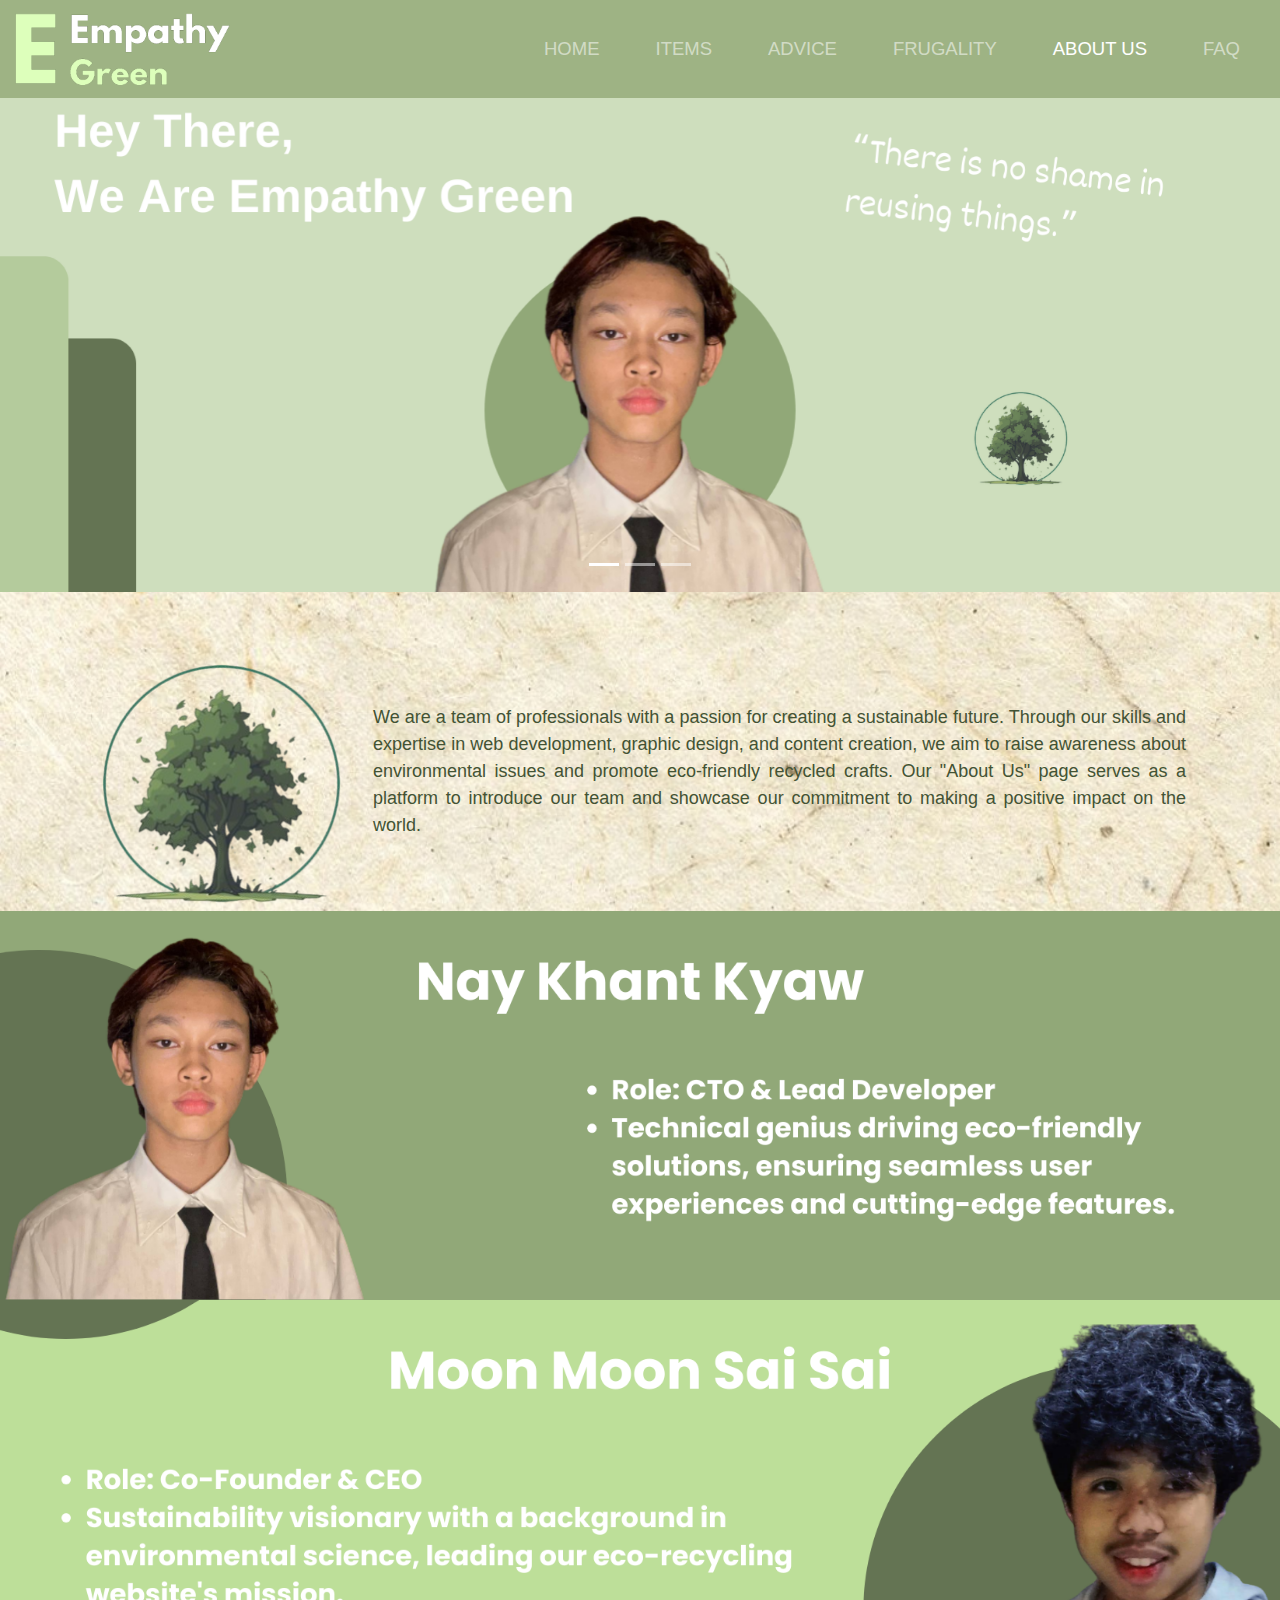
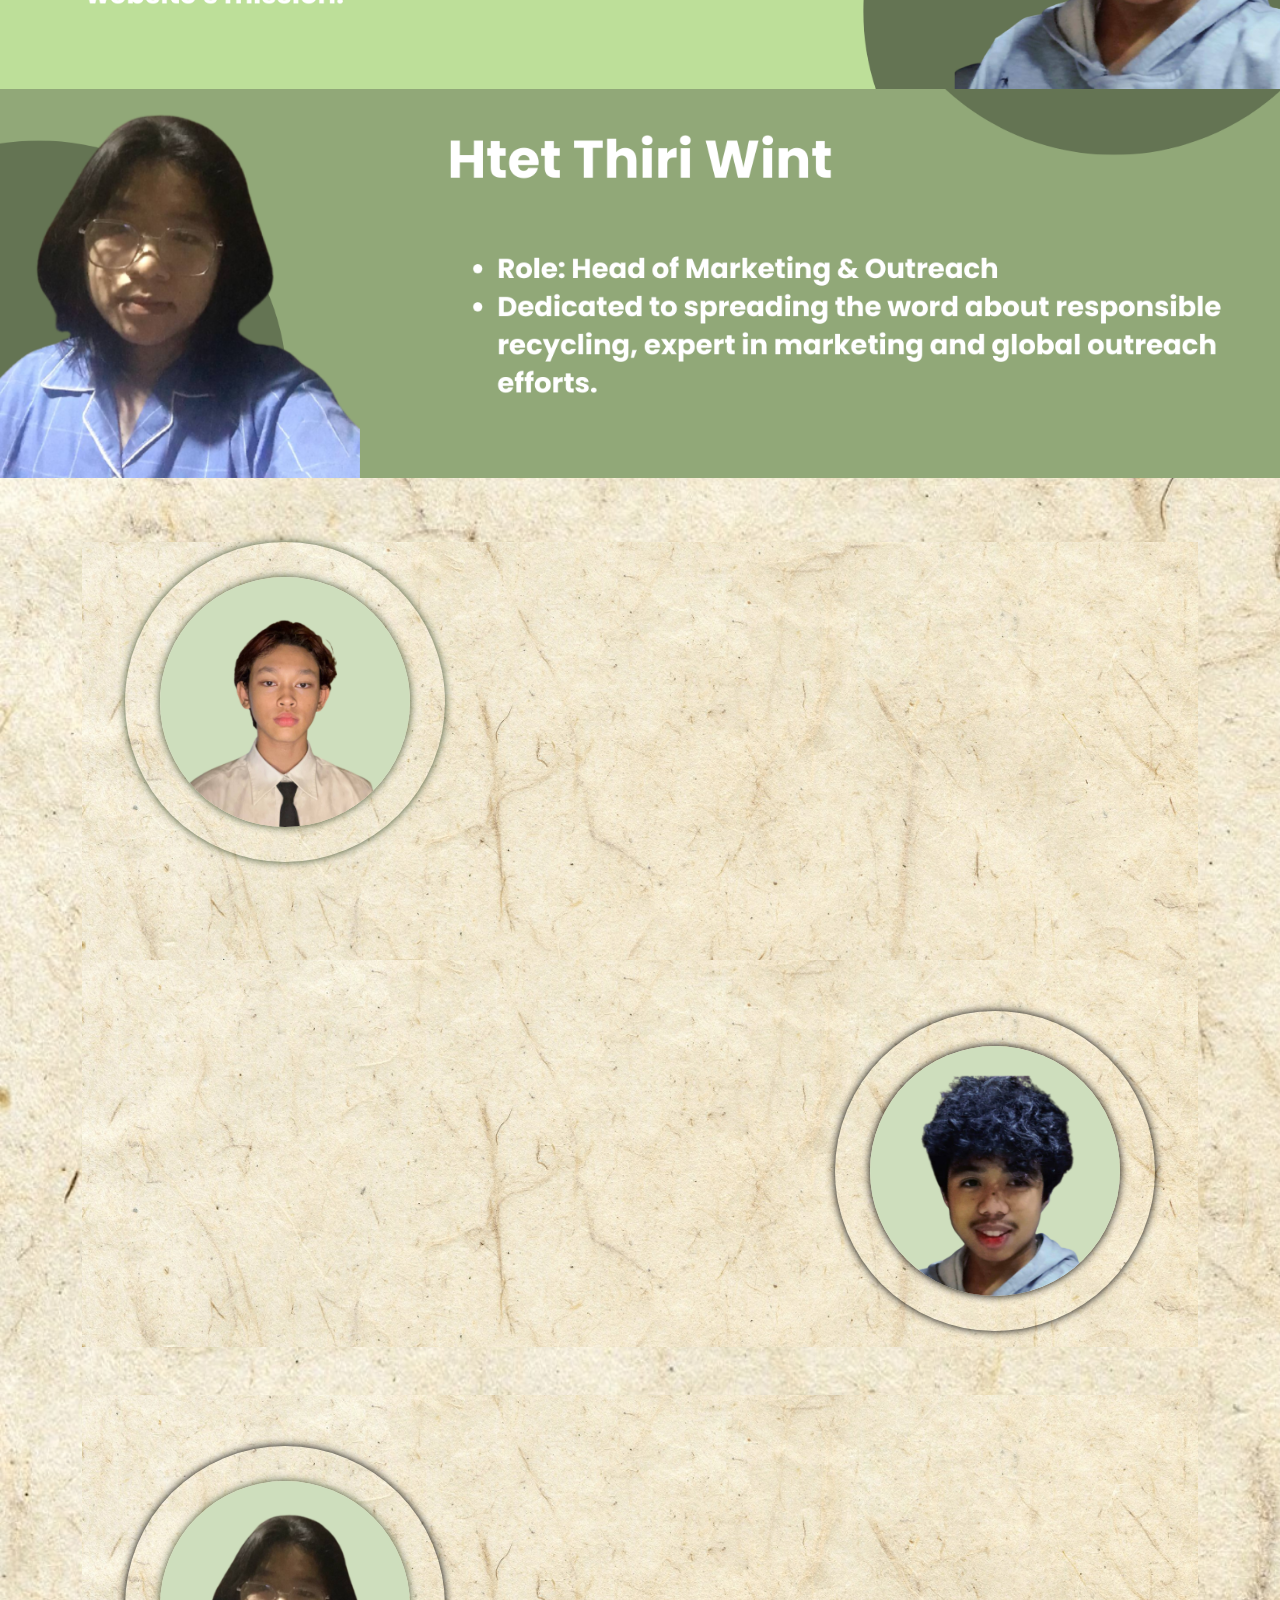
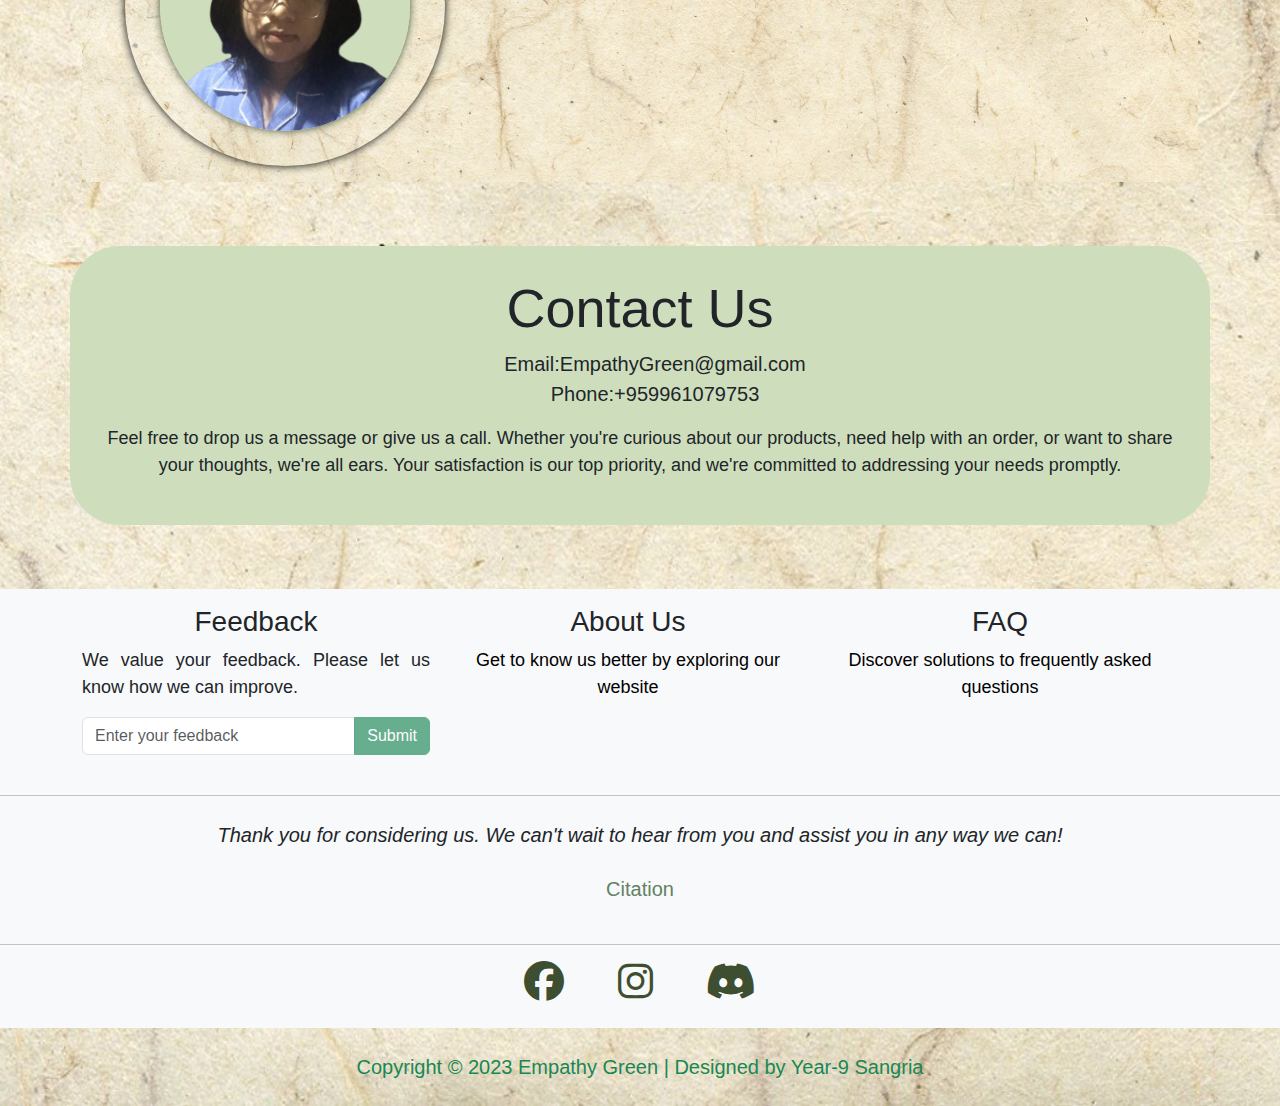
<file: pages/aboutus.html>
<!DOCTYPE html>
<html lang="en">
<head>
    <meta charset="UTF-8">
    <meta name="viewport" content="width=device-width, initial-scale=1.0">
    <title>Empathy Green</title>
    <link rel="icon" type="images/x-icon" href="../img/favicon.ico">
    <link href="https://cdn.jsdelivr.net/npm/bootstrap@5.0.2/dist/css/bootstrap.min.css" rel="stylesheet">
    <script src="https://cdn.jsdelivr.net/npm/@popperjs/core@2.9.2/dist/umd/popper.min.js"></script>
	<script src="https://cdn.jsdelivr.net/npm/bootstrap@5.0.2/dist/js/bootstrap.min.js"></script>
    <link rel="stylesheet" type="text/css" href="https://cdnjs.cloudflare.com/ajax/libs/font-awesome/6.4.0/css/all.min.css">
    <link rel="stylesheet" href="../css/navbar&footer.css">
    <link rel="stylesheet" href="../css/style1.css">
    <script src="https://code.jquery.com/jquery-3.6.0.min.js"></script>
</head>
<body>
        <section id="aboutUsBG">
        </section>
        <!-- nav -->
            <section>
                <nav class="navbar navbar-dark navbar-expand-lg fixed-top" id="index-navbarFont">
                      <div class="container-fluid">
                          <a class="navbar-brand" href="../index.html"><img id="j-navbarBrand" src="../img/navbarbrand.png" alt="Brand Logo"></a>
                              <button class="navbar-toggler" type="button" data-bs-toggle="collapse" data-bs-target="#j-navBar">
                                <span class="navbar-toggler-icon"></span>
                              </button>
                          <div class="collapse navbar-collapse" id="j-navBar">
                            <ul class="navbar-nav ms-auto">
    
                                <li class="nav-item">
                                <a class="nav-link" href="../index.html">Home</a>
                                </li>
    
                                <li class="nav-item">
                                <a class="nav-link" href="item.html">Items</a>
                                </li>

                                <li class="nav-item">
                                    <a class="nav-link" href="advice.html">Advice</a>
                                </li>
    
                                <li class="nav-item">
                                <a class="nav-link" href="frugality.html">Frugality</a>
                                </li>

                                <li class="nav-item">
                                <a class="nav-link active" href="aboutus.html">About Us</a>
                                </li>
                                
                                <li class="nav-item">
                                <a class="nav-link" href="faq.html">FAQ</a>
                                </li>
                            </ul>
                          </div>
                    </div>
                </nav>
            </section>
    <!-- nav end-->
    
    <!-- banner -->

            <section class="mt-5">
                <div id="j-aboutUscarousel" class="carousel slide" data-bs-ride="carousel">
                    <!-- Indicators/dots -->
                    <div class="carousel-indicators">
                        <button type="button" data-bs-target="#j-aboutUscarousel" data-bs-slide-to="0" class="active"></button>
                        <button type="button" data-bs-target="#j-aboutUscarousel" data-bs-slide-to="1"></button>
                        <button type="button" data-bs-target="#j-aboutUscarousel" data-bs-slide-to="2"></button>
                    </div>
                    
                    <!-- The slideshow/carousel -->
                    <div class="carousel-inner" id="j-aboutUs-peoplePics">
                        <div class="carousel-item active" data-bs-interval="3000">
                            <img src="../img1/j-aboutUsCarousel.png" alt="About-us Carosel" class="d-block img-fluid w-100" id="aboutUsImg-person1">
                        </div>

                        <div class="carousel-item" data-bs-interval="3000">
                            <img src="../img1/m-aboutUsCarousel.png" alt="About-us Carosel" class="d-block img-fluid w-100" id="aboutUsImg-person2">
                        </div>

                        <div class="carousel-item" data-bs-interval="3000">
                            <img src="../img1/h-aboutUsCarousel.png" alt="About-us Carosel" class="d-block img-fluid w-100" id="aboutUsImg-person3">
                        </div>
                    </div>

                </div>
            </section>
            
    <!-- banner end -->

            <div class="container d-flex justify-content-center">
                <div class="row">

                    <div class="col-md-3">
                        <img src="../img1/aboutUs-logo.png" alt="About-our-website">
                    </div>
                    <div class="col-md-9 mt-5" id="h-goalsinAboutUs">
                        <p>We are a team of professionals with a passion for creating a sustainable future. Through our skills and expertise in web development, graphic design, and content creation, we aim to raise awareness about environmental issues and promote eco-friendly recycled crafts. Our "About Us" page serves as a platform to introduce our team and showcase our commitment to making a positive impact on the world.</p>
                    </div>

                </div>
            </div>

    <div>
        <img class="w-100 img-fluid" src="../img1/j-aboutUs-comment.png" alt="j-aboutUs-pfp-comment">
    </div>

    <div>
        <img class="w-100 img-fluid"  src="../img1/m-aboutUs-comment.png" alt="m-aboutUs-pfp-comment">
    </div>

    <div>
        <img  class="w-100 img-fluid" src="../img1/h-aboutUs-comment.png" alt="h-aboutUs-pfp-comment">
    </div>



    <div class="container">
      <div class="team0 mt-5">
          <div class="teambox0">
              <div class="profile0">
                  <img src="../img1/j-pfp.png" alt="j-pfp-sm">
  
                  <div class="info0">
                      <h2 class="name0">Nay Khant</h2>
  
                      <div class="teamicon0">
                        <a href="https://www.facebook.com/login/"><i class="fa-brands fa-facebook fa-2x"></i></a>
                        <a href="https://twitter.com/login?lang=en"><i class="fa-brands fa-twitter fa-2x"></i></a>
                        <a href="https://www.instagram.com/accounts/login/?hl=en"><i class="fa-brands fa-instagram fa-2x"></i></a>
                      </div>
                  </div>
              </div>
          </div>
      </div>
      
      <div class="team1">
          <div class="teambox1">
              <div class="profile1">
                  <img src="../img1/m-pfp.png" alt="m-pfp-sm">
  
                  <div class="info1">
                      <h2 class="name1">Moon Moon</h2>
  
                      <div class="teamicon1">
                        <a href="https://www.facebook.com/login/"><i class="fa-brands fa-facebook fa-2x"></i></a>
                        <a href="https://twitter.com/login?lang=en"><i class="fa-brands fa-twitter fa-2x"></i></a>
                        <a href="https://www.instagram.com/accounts/login/?hl=en"><i class="fa-brands fa-instagram fa-2x"></i></a>
                      </div>
                  </div>
              </div>
          </div>
      </div>
  
      <div class="team2">
          <div class="teambox2 mt-5">
              <div class="profile2">
                  <img src="../img1/h-pfp.png" alt="h-pfp-sm">
  
                  <div class="info2">
                      <h2 class="name2">Htet Thiri</h2>
  
                      <div class="teamicon2">
                        <a href="https://www.facebook.com/login/"><i class="fa-brands fa-facebook fa-2x"></i></a>
                        <a href="https://twitter.com/login?lang=en"><i class="fa-brands fa-twitter fa-2x"></i></a>
                        <a href="https://www.instagram.com/accounts/login/?hl=en"><i class="fa-brands fa-instagram fa-2x"></i></a>
                      </div>
                  </div>
              </div>
          </div>
      </div>
    </div>  

    
<!-- footer start-->
	<section id="sec55">
		<div class="container text-center Mcontactus">
			<h4 class="Mh4">Contact Us</h4>
			<span class="emailandgmail">Email:EmpathyGreen@gmail.com</span>
			<br>
			<span class="emailandgmail">Phone:+959961079753</span>
			<p class="mt-3 text-center">
			Feel free to drop us a message or give us a call. Whether you're curious about our products, need help with an order, or want to share your thoughts, we're all ears. Your satisfaction is our top priority, and we're committed to addressing your needs promptly.           
			</p>
		</div>
		
		<footer class="bg-light pb-4">
			<div class="container" >
				<div class="row">
					<div class="col-md-4 text-center mt-3">
						<h3>Feedback</h3>
						<p>We value your feedback. Please let us know how we can improve.</p>
						<form>
							<div class="input-group mb-3">
								<input type="text" class="form-control" id="feedback-input" placeholder="Enter your feedback" aria-label="Enter your feedback" aria-describedby="submit-button">
								<button class="btn btn-success" type="button" id="submit-button" data-bs-toggle="modal" data-bs-target="#feedback-modal" disabled onclick="clearInputField()">Submit</button>
							</div>
						</form>
					</div>
			
					<div class="col-md-4 text-center mt-3">
						<h3>About Us</h3>
						<a href="../pages/aboutus.html" class="footerTexttoDark"><p class="text-center">Get to know us better by exploring our website</p></a>
					</div>
			
					<div class="col-md-4 text-center mt-3">
						<h3>FAQ</h3>
						<a href="../pages/faq.html"  class="footerTexttoDark"><p class="text-center">Discover solutions to frequently asked questions</p></a>
					</div>
				</div>
			</div>
			
			<div class="modal fade" id="feedback-modal">
				<div class="modal-dialog">
					<div class="modal-content">
						<div class="modal-header">
							<h5 class="modal-title" id="modalLabel4">Thanks for your Feedback!!</h5>
							<button type="button" class="btn-close" data-bs-dismiss="modal" aria-label="Close"></button>
						</div>
						<div class="modal-body">
							<p>Have a nice day!</p><i class="fa-solid fa-heart ms-1 font-awesome-icon-in-footer"></i>
						</div>
					</div>
				</div>
			</div>

			
			<hr class="my-4">
			<div class="text-center">
			<i>Thank you for considering us. We can't wait to hear from you and assist you in any way we can!</i>
			<a href="../Citation.docx" id="copyrightUnderlineNone">
				<div class="d-flex justify-content-center my-4">
					Citation
				</div>
			</a>
			<hr>
			<a href="https://www.facebook.com/"><i class="fa-brands fa-facebook fa-2x footericon-color"></i></a>
			<a href="https://www.instagram.com/accounts/login/"><i class="fa-brands fa-instagram fa-2x mx-5 footericon-color"></i></a>
			<a href="https://discord.com/login"><i class="fa-brands fa-discord fa-2x footericon-color"></i></a>
		</div>
		</footer>
		
		<!-- copyright -->

		
		<div class="text-success d-flex justify-content-center my-4">
			Copyright &copy; 2023 Empathy Green | Designed by Year-9 Sangria
		</div>



	</section>
 
<!-- footer end-->
	<script src="../js/index.js"></script>
	<script src="https://unpkg.com/aos@2.3.1/dist/aos.js"></script>
	<script>
		AOS.init();
	</script>
</body>
</html>
</file>
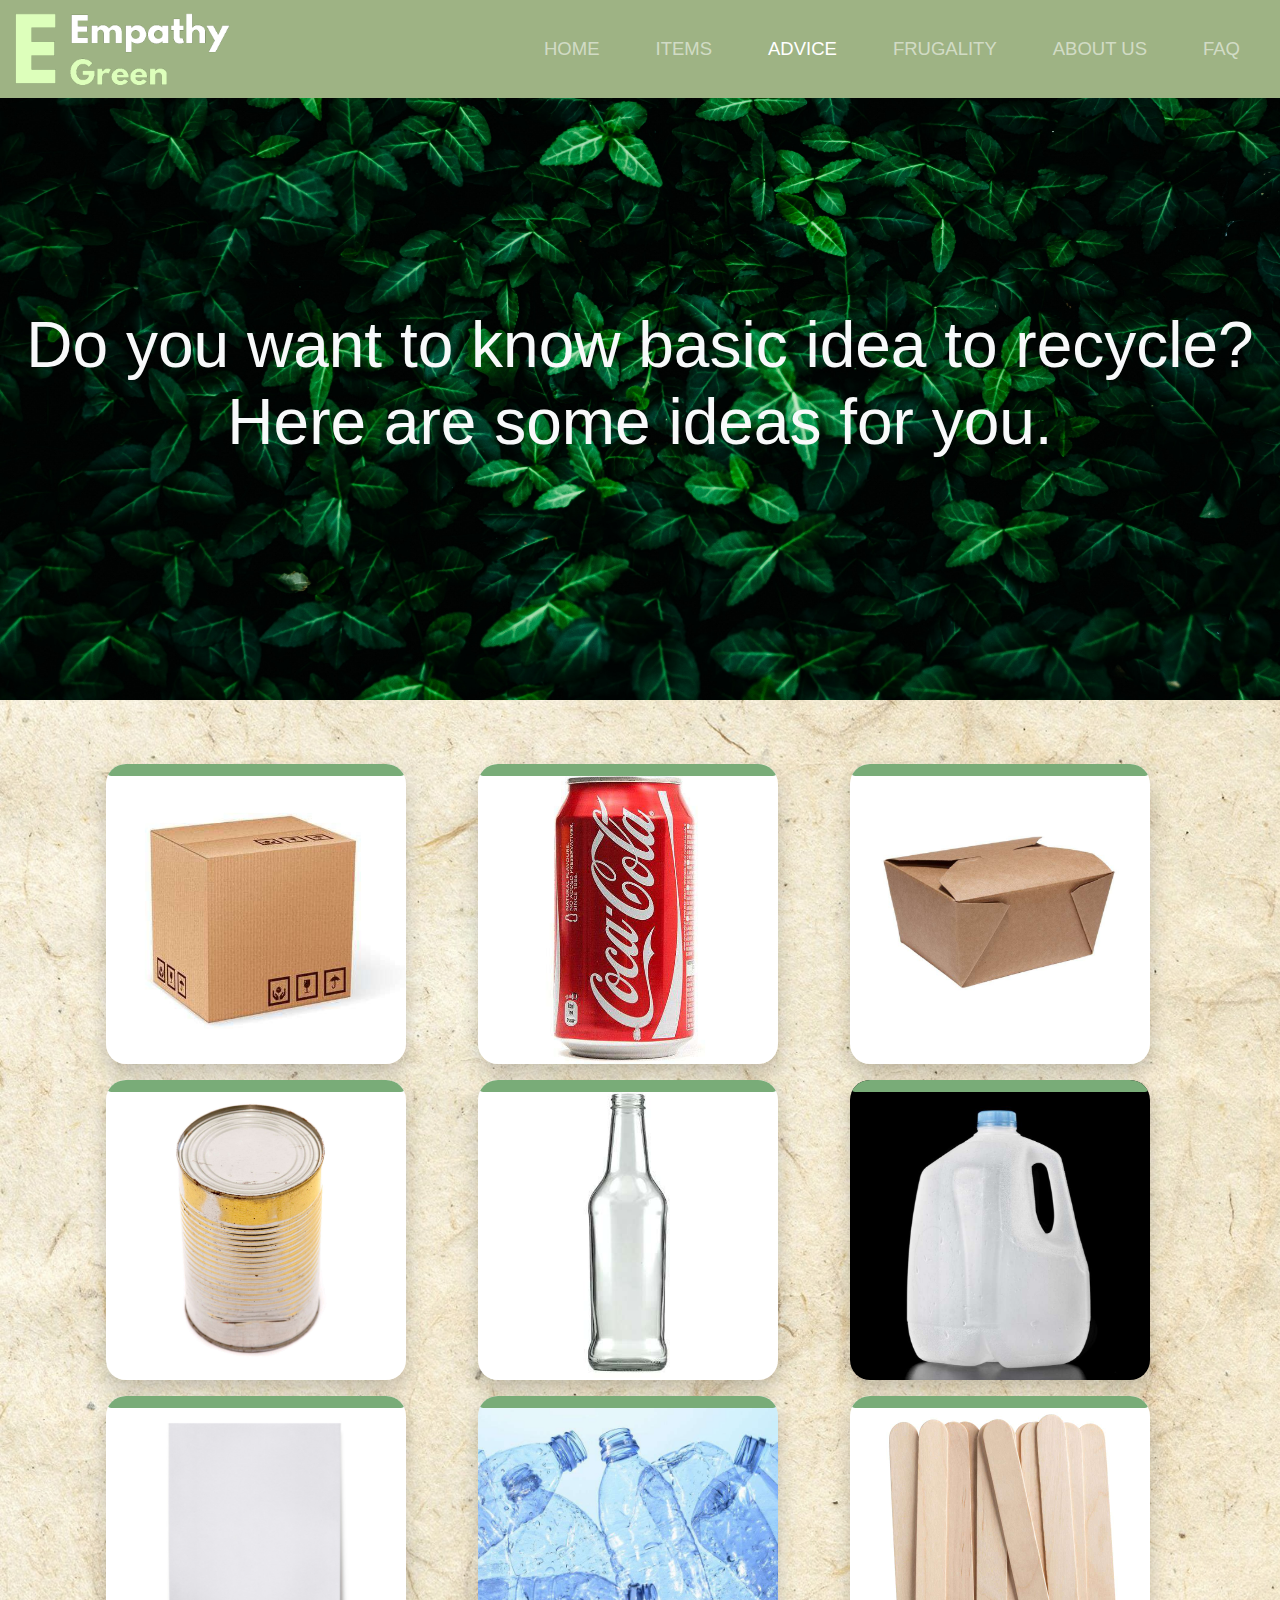
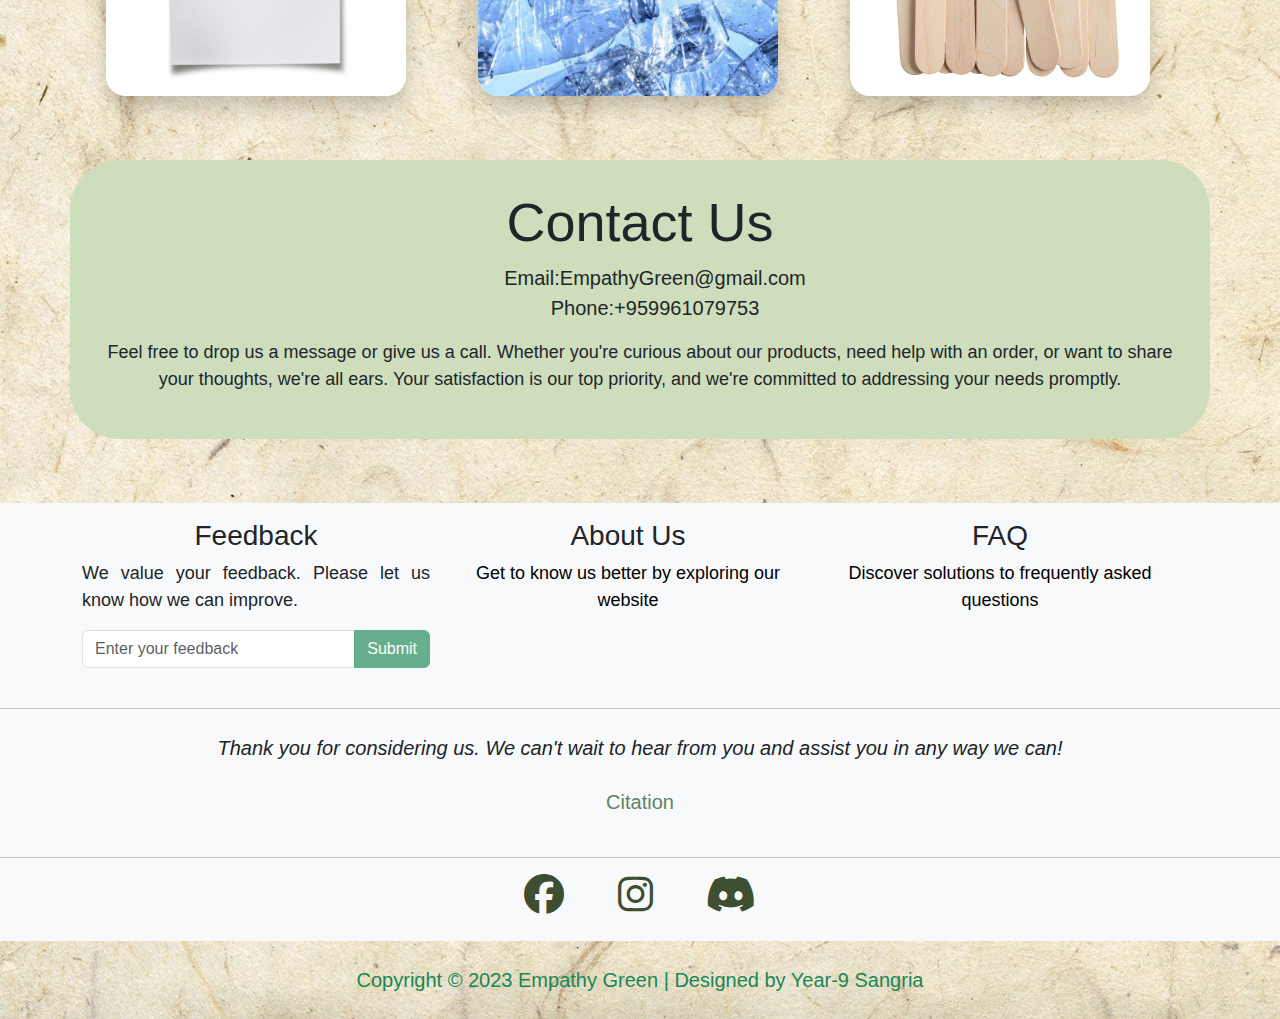
<file: pages/advice.html>
<!DOCTYPE html>
<html lang="en">
<head>
    <meta charset="UTF-8">
    <meta name="viewport" content="width=device-width, initial-scale=1.0">
    <title>Empathy Green</title>
    <link rel="icon" type="images/x-icon" href="../img/favicon.ico">
    <!-- Include Bootstrap CSS -->
    <link href="https://cdn.jsdelivr.net/npm/bootstrap@5.0.2/dist/css/bootstrap.min.css" rel="stylesheet" >
	  <script src="https://cdn.jsdelivr.net/npm/@popperjs/core@2.9.2/dist/umd/popper.min.js" ></script>
	  <script src="https://cdn.jsdelivr.net/npm/bootstrap@5.0.2/dist/js/bootstrap.min.js" ></script>
    <!-- Font Awesome for icons -->
    <link rel="stylesheet" type="text/css" href="https://cdnjs.cloudflare.com/ajax/libs/font-awesome/6.4.0/css/all.min.css">
    <!-- Your custom CSS -->
    <link rel="stylesheet" href="../css/navbar&footer.css">
    <link rel="stylesheet" href="../css/style1.css">
    <link rel="stylesheet" href="../css/advice.css">

    <script src="https://code.jquery.com/jquery-3.6.0.min.js"></script>
</head>
<body>
    <section id="backgroundimage">
        <!-- nav -->
        <section>
            <nav class="navbar navbar-dark navbar-expand-lg fixed-top" id="index-navbarFont">
                <div class="container-fluid">
                    <a class="navbar-brand" href="../index.html"><img id="j-navbarBrand" src="../img/navbarbrand.png" alt="Brand Logo"></a>
                    <button class="navbar-toggler" type="button" data-bs-toggle="collapse" data-bs-target="#j-navBar">
                        <span class="navbar-toggler-icon"></span>
                    </button>
                    <div class="collapse navbar-collapse" id="j-navBar">
                        <ul class="navbar-nav ms-auto">
                            <li class="nav-item">
                                <a class="nav-link" href="../index.html">Home</a>
                            </li>
                            <li class="nav-item">
                                <a class="nav-link" href="item.html">Items</a>
                            </li>
                            <li class="nav-item">
                                <a class="nav-link active" href="advice.html">Advice</a>
                            </li>
                            <li class="nav-item">
                                <a class="nav-link" href="frugality.html">Frugality</a>
                            </li>
                            <li class="nav-item">
                                <a class="nav-link" href="aboutus.html">About Us</a>
                            </li>
                            <li class="nav-item">
                                <a class="nav-link" href="faq.html">FAQ</a>
                            </li>
                        </ul>
                    </div>
                </div>
            </nav>
        </section>
        <!-- nav end -->

        <!-- banner -->
        <section class="py-5 mt-4">
            <div class="container-fluid" id="banner-container">
                <div class="d-block text-center" id="hbn">
                    <h1 class="text-light text-center" id="implementHeading">Do you want to know basic idea to recycle?<br>Here are some ideas for you.</h1>
                </div>
            </div>
        </section>
    </section>
    <!-- ---------------------------- -->
    <div class="container mt-5">
        <div class="row">
            <div class="col-sm-12 col-md-6 col-lg-4 mt-3">
                <div class="card-container Mcardcon">
                    <div class="cardM">
                        <div class="front-content">
                            <img src="../img/box.jpg" class="cardMimg" alt="Advice picture">
                        </div>
                        <div class="content">
                            <p class="heading">Box</p>
                            <p>
                                Cardboard boxes are versatile for recycling crafts. They're perfect for making homemade cardboard toys, like a dollhouse, race car, or castle. You can also create functional items like storage bins or organizers using cardboard boxes.
                            </p>
                        </div>
                    </div>
                </div>
            </div>

            <div class="col-sm-12 col-md-6 col-lg-4 mt-3">
                <div class="card-container Mcardcon">
                    <div class="cardM">
                        <div class="front-content">
                            <img src="../img/can.jpg" class="cardMimg h-100" alt="Advice picture">
                        </div>
                        <div class="content">
                            <p class="heading">Cans</p>
                            <p>
                                Empty cans can become charming tin can lanterns. Paint or etch designs onto the cans, add a tea light candle inside, and watch them cast beautiful patterns of light or use as utensil holders.
                            </p>
                        </div>
                    </div>
                </div>
            </div>

            <div class="col-sm-12 col-md-6 col-lg-4 mt-3">
                <div class="card-container Mcardcon">
                    <div class="cardM">
                        <div class="front-content">
                            <img src="../img/foodbox.jpg" class="cardMimg" alt="Advice picture">
                        </div>
                        <div class="content">
                            <p class="heading">Food Box</p>
                            <p>
                                Food boxes can be transformed into imaginative playsets for kids. Design a cardboard puppet theater or create a mini cityscape with buildings and roads for toy cars.
                            </p>
                        </div>
                    </div>
                </div>
            </div>

            <div class="col-sm-12 col-md-6 col-lg-4 mt-3">
                <div class="card-container Mcardcon">
                    <div class="cardM">
                        <div class="front-content">
                            <img src="../img/foodcans.jpg" class="cardMimg" alt="Advice picture">
                        </div>
                        <div class="content">
                            <p class="heading">Food Can</p>
                            <p>
                                Food cans are also same with normal cans. They can be transformed into rustic pencil holders or desk organizers. Decorate them with fabric or paper and use them to store your writing or art supplies.
                            </p>
                        </div>
                    </div>
                </div>
            </div>

            <div class="col-sm-12 col-md-6 col-lg-4 mt-3">
                <div class="card-container Mcardcon">
                    <div class="cardM">
                        <div class="front-content">
                            <img src="../img/glass_bottle.jpg" class="cardMimg" alt="Advice picture">
                        </div>
                        <div class="content">
                            <p class="heading">Glass bottle</p>
                            <p>
                                Glass bottles can be upcycled into elegant decorative items such as candle holders, flower vases, or even personalized message bottles. Simply decorate them with paint, twine, or colored glass bead.
                            </p>
                        </div>
                    </div>
                </div>
            </div>

            <div class="col-sm-12 col-md-6 col-lg-4 mt-3">
                <div class="card-container Mcardcon">
                    <div class="cardM">
                        <div class="front-content">
                            <img src="../img/jug.jpg" class="cardMimg" alt="Advice picture">
                        </div>
                        <div class="content">
                            <p class="heading">Plastic Jug</p>
                            <p>
                                Plastic jugs can become quirky birdhouses. Cut out an entrance hole, paint them in bright colors, and hang them in your garden to attract feathered friends. Or simply make dustpans.
                            </p>
                        </div>
                    </div>
                </div>
            </div>

            <div class="col-sm-12 col-md-6 col-lg-4 mt-3">
                <div class="card-container Mcardcon">
                    <div class="cardM">
                        <div class="front-content">
                            <img src="../img/paper.jpg" class="cardMimg" alt="Advice picture">
                        </div>
                        <div class="content">
                            <p class="heading">Paper</p>
                            <p>
                                Recycle paper into a colorful paper mosaic. Tear or cut the paper into small pieces and arrange them into beautiful patterns or pictures on a canvas or cardboard or just do origami.
                            </p>
                        </div>
                    </div>
                </div>
            </div>

            <div class="col-sm-12 col-md-6 col-lg-4 mt-3">
                <div class="card-container Mcardcon">
                    <div class="cardM">
                        <div class="front-content">
                            <img src="../img/plastic_bottle.jpg" class="cardMimg" alt="Advice picture">
                        </div>
                        <div class="content">
                            <p class="heading">Plastic Bottle</p>
                            <p>
                                Plastic bottles are excellent for crafting projects. Cut them into colorful flower shapes and string them together to make a whimsical plastic bottle garland. You can also turn them into pots for small plants.
                            </p>
                        </div>
                    </div>
                </div>
            </div>

            <div class="col-sm-12 col-md-6 col-lg-4 mt-3 ">
                <div class="card-container Mcardcon">
                    <div class="cardM">
                        <div class="front-content">
                            <img src="../img/stick.jpg" class="cardMimg" alt="Advice picture">
                        </div>
                        <div class="content">
                            <p class="heading">Popsicle Stick</p>
                            <p>
                                Popsicle sticks are great for making mini picture frames. Glue them together to create a frame, then paint or decorate them to hold your favorite small photos.
                            </p>
                        </div>
                    </div>
                </div>
            </div>
        </div>
    </div>
    <!-- end of card -->


<!-- footer start-->
<section id="sec55">
    <div class="container text-center Mcontactus">
        <h4 class="Mh4">Contact Us</h4>
        <span class="emailandgmail">Email:EmpathyGreen@gmail.com</span>
        <br>
        <span class="emailandgmail">Phone:+959961079753</span>
        <p class="mt-3 text-center">
        Feel free to drop us a message or give us a call. Whether you're curious about our products, need help with an order, or want to share your thoughts, we're all ears. Your satisfaction is our top priority, and we're committed to addressing your needs promptly.           
        </p>
    </div>
    
    <footer class="bg-light pb-4">
        <div class="container" >
            <div class="row">
                <div class="col-md-4 text-center mt-3">
                    <h3>Feedback</h3>
                    <p>We value your feedback. Please let us know how we can improve.</p>
                    <form>
                        <div class="input-group mb-3">
                            <input type="text" class="form-control" id="feedback-input" placeholder="Enter your feedback" aria-label="Enter your feedback" aria-describedby="submit-button">
                            <button class="btn btn-success" type="button" id="submit-button" data-bs-toggle="modal" data-bs-target="#feedback-modal" disabled onclick="clearInputField()">Submit</button>
                        </div>
                    </form>
                </div>
        
                <div class="col-md-4 text-center mt-3">
                    <h3>About Us</h3>
                    <a href="../pages/aboutus.html" class="footerTexttoDark"><p class="text-center">Get to know us better by exploring our website</p></a>
                </div>
        
                <div class="col-md-4 text-center mt-3">
                    <h3>FAQ</h3>
                    <a href="../pages/faq.html"  class="footerTexttoDark"><p class="text-center">Discover solutions to frequently asked questions</p></a>
                </div>
            </div>
        </div>
        
        <div class="modal fade" id="feedback-modal">
            <div class="modal-dialog">
                <div class="modal-content">
                    <div class="modal-header">
                        <h5 class="modal-title" id="modalLabel4">Thanks for your Feedback!!</h5>
                        <button type="button" class="btn-close" data-bs-dismiss="modal" aria-label="Close"></button>
                    </div>
                    <div class="modal-body">
                        <p>Have a nice day!</p><i class="fa-solid fa-heart ms-1 font-awesome-icon-in-footer"></i>
                    </div>
                </div>
            </div>
        </div>

        
        <hr class="my-4">
        <div class="text-center">
        <i>Thank you for considering us. We can't wait to hear from you and assist you in any way we can!</i>
        <a href="../Citation.docx" id="copyrightUnderlineNone">
            <div class="d-flex justify-content-center my-4">
                Citation
            </div>
        </a>
        <hr>
        <a href="https://www.facebook.com/"><i class="fa-brands fa-facebook fa-2x footericon-color"></i></a>
        <a href="https://www.instagram.com/accounts/login/"><i class="fa-brands fa-instagram fa-2x mx-5 footericon-color"></i></a>
        <a href="https://discord.com/login"><i class="fa-brands fa-discord fa-2x footericon-color"></i></a>
    </div>
    </footer>
    
    <!-- copyright -->

    
    <div class="text-success d-flex justify-content-center my-4">
        Copyright &copy; 2023 Empathy Green | Designed by Year-9 Sangria
    </div>



</section>

<!-- footer end-->
<script src="../js/index.js"></script>
<script src="https://unpkg.com/aos@2.3.1/dist/aos.js"></script>
<script>
    AOS.init();
</script>
</body>
</html>
</file>
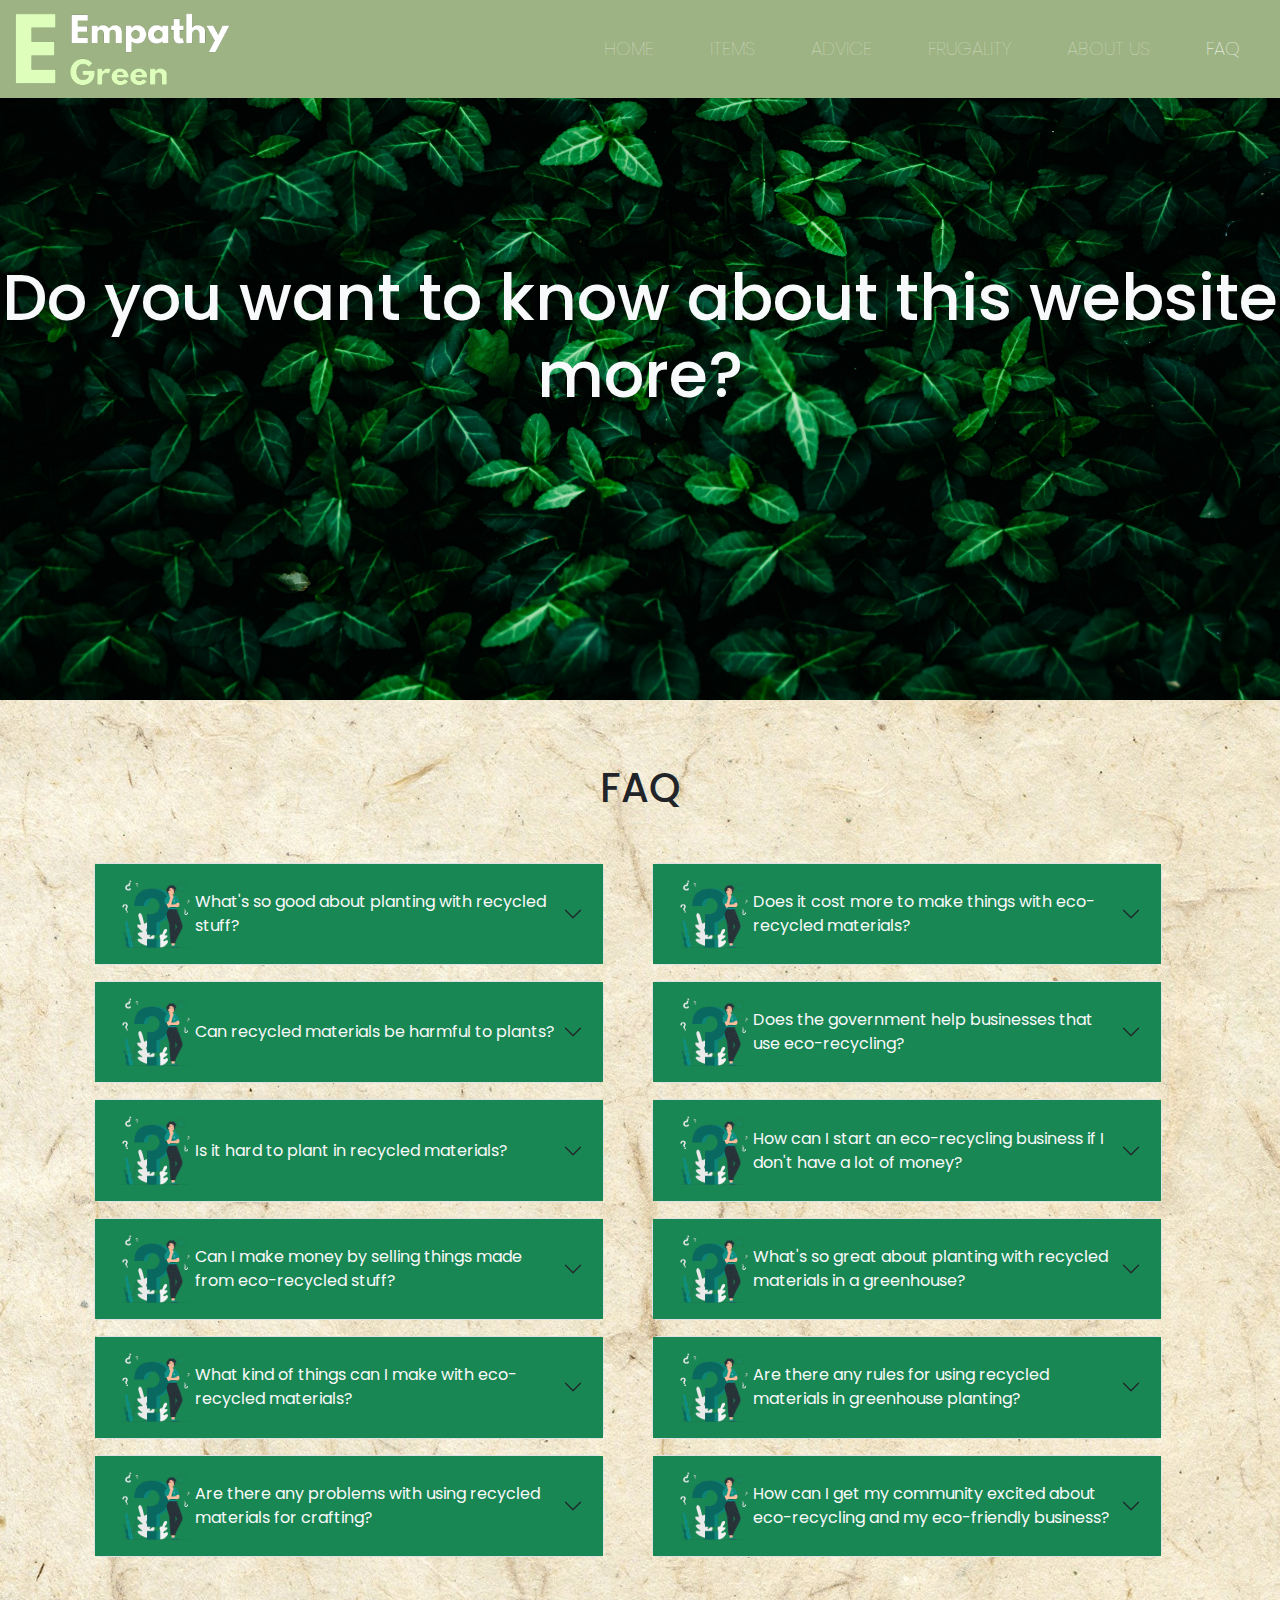
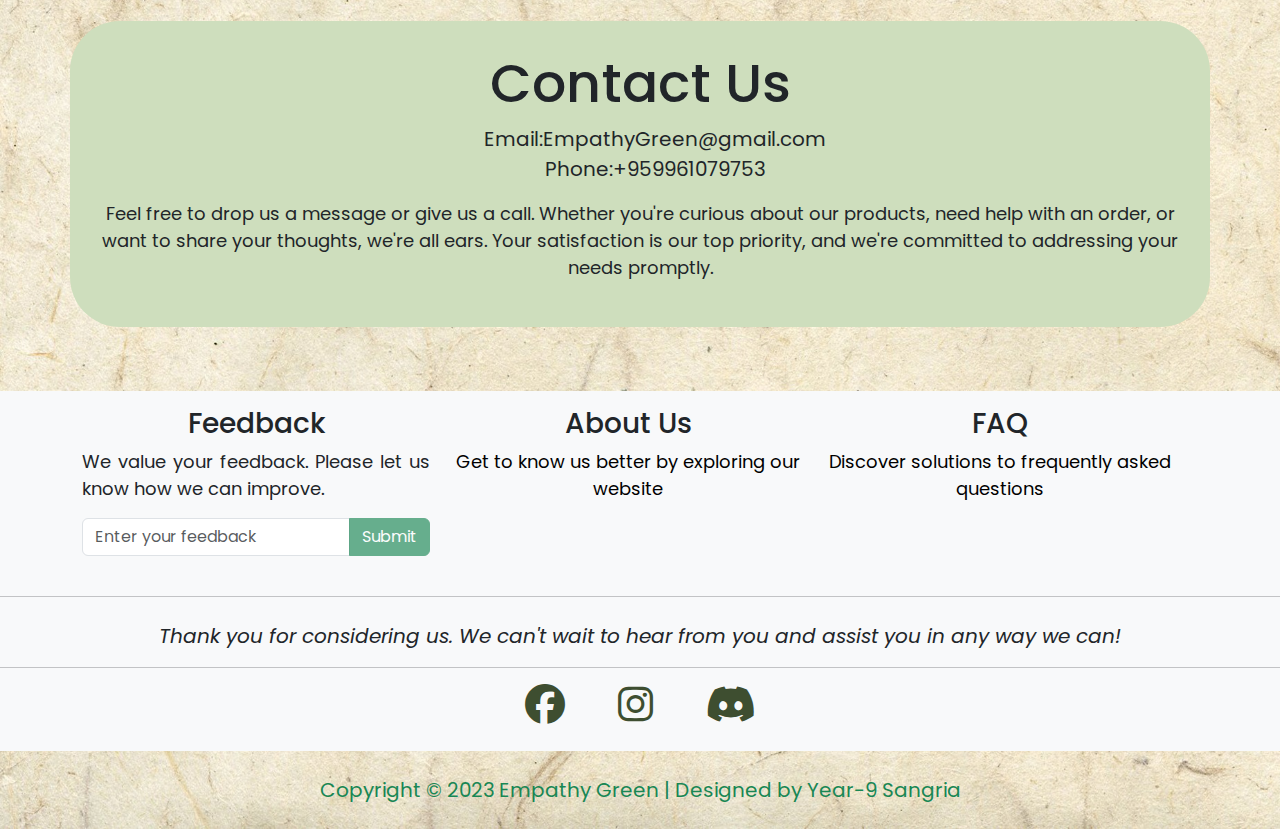
<file: pages/faq.html>
<!DOCTYPE html>
<html lang="en">
<head>
    <meta charset="UTF-8">
    <meta name="viewport" content="width=device-width, initial-scale=1.0">
    <title>Empathy Green</title>
    <link rel="icon" type="../images/x-icon" href="../img/favicon.ico">
    <link href="https://cdn.jsdelivr.net/npm/bootstrap@5.0.2/dist/css/bootstrap.min.css" rel="stylesheet">
    <script type="text/javascript" src="https://me.kis.v2.scr.kaspersky-labs.com/FD126C42-EBFA-4E12-B309-BB3FDD723AC1/main.js?attr=[base64]" charset="UTF-8"></script><script src="https://cdn.jsdelivr.net/npm/@popperjs/core@2.9.2/dist/umd/popper.min.js"></script>
	<script src="https://cdn.jsdelivr.net/npm/bootstrap@5.0.2/dist/js/bootstrap.min.js"></script>
	<link rel="stylesheet" type="text/css" href="https://cdnjs.cloudflare.com/ajax/libs/font-awesome/6.4.0/css/all.min.css">
    <link rel="stylesheet" type="text/css" href="../css/navbar&footer.css">
    <link rel="stylesheet" type="text/css" href="../css/style1.css">
    <!-- font -->
    <link rel="preconnect" href="https://fonts.googleapis.com">
	<link rel="preconnect" href="https://fonts.gstatic.com" crossorigin>
	<link href="https://fonts.googleapis.com/css2?family=Playfair+Display&family=Poppins:wght@300&display=swap" rel="stylesheet">
    
    <script src="https://code.jquery.com/jquery-3.6.0.min.js"></script>
</head>
<body>
    <section id="backgroundimage" class="mb-5">
    <!-- nav -->
        <section>
            <nav class="navbar navbar-dark navbar-expand-lg fixed-top" id="index-navbarFont">
                    <div class="container-fluid">
                        <a class="navbar-brand" href="../index.html"><img id="j-navbarBrand" src="../img/navbarbrand.png" alt="Brand Logo"></a>
                            <button class="navbar-toggler" type="button" data-bs-toggle="collapse" data-bs-target="#j-navBar">
                            <span class="navbar-toggler-icon"></span>
                            </button>

                    <div class="collapse navbar-collapse" id="j-navBar">
                        <ul class="navbar-nav ms-auto">
                            
                            <li class="nav-item">
                                <a class="nav-link" href="../index.html">Home</a>
                            </li>

                            <li class="nav-item">
                                <a class="nav-link" href="item.html">Items</a>
                            </li>

                            <li class="nav-item">
                                <a class="nav-link" href="advice.html">Advice</a>
                            </li>

                            <li class="nav-item">
                                <a class="nav-link" href="frugality.html">Frugality</a>
                            </li>

                            <li class="nav-item">
                                <a class="nav-link" href="aboutus.html">About Us</a>
                            </li>

                            <li class="nav-item">
                                <a class="nav-link active" href="faq.html">FAQ</a>
                            </li>
                        </ul>
                    </div>
                </div>
            </nav>
        </section>
        <h1 class="text-light text-center item-heding">Do you want to know about this website more?</h1>
    </section>
    <!-- nav end-->

    <!-- FAQ start -->
    <div class="container">
        <h1 class="text-center">FAQ</h1>
        <div class="row faq-fontFamily">
            <div class="col-md-6 mt-3">
                <div class="container">

                    <div>
                        <div class="accordion" id="accordionParent0">
                            <div class="accordion-item">
                                <button class="accordion-button collapsed bg-success text-light" data-bs-toggle="collapse" data-bs-target="#accordionChild0" >
                                <span><img src="../img1/FAQ-icon.png" alt="FAQicon" class="img-fluid faq-icon"></span>What's so good about planting with recycled stuff?
                                </button>
                                <div class="collapse accordion-collapse" id="accordionChild0" data-bs-parent="#accordionParent0">
                                    <div class="accordion-body">
                                        <p>Planting with recycled materials is great because it helps the environment by reusing old things instead of throwing them away. It's like giving old things a new life in your garden!</p>
                                    </div>
                                </div>
                            </div>
                        </div>
                    </div>
            
                    <div>
                        <div class="accordion mt-3" id="accordionParent1">
                            <div class="accordion-item">
                                <button class="accordion-button collapsed bg-success text-light" data-bs-toggle="collapse" data-bs-target="#accordionChild1">
                                <span><img src="../img1/FAQ-icon.png" alt="FAQicon" class="img-fluid faq-icon"></span>Can recycled materials be harmful to plants?
                                </button>
                                <div class="collapse accordion-collapse" id="accordionChild1" data-bs-parent="#accordionParent1">
                                    <div class="accordion-body">
                                        <p>Nope, as long as you clean them properly and make sure they're safe, recycled materials are usually okay for plants.</p>
                                    </div>
                                </div>
                            </div>
                        </div>
                    </div>
            
                    <div>
                        <div class="accordion mt-3" id="accordionParent2">
                            <div class="accordion-item">
                                <button class="accordion-button collapsed bg-success text-light" data-bs-toggle="collapse" data-bs-target="#accordionChild2">
                                <span><img src="../img1/FAQ-icon.png" alt="FAQicon" class="img-fluid faq-icon"></span>Is it hard to plant in recycled materials?
                                </button>
                                <div class="collapse accordion-collapse" id="accordionChild2" data-bs-parent="#accordionParent2">
                                    <div class="accordion-body">
                                        <p>It's not too hard. In fact, it can be easier because recycled materials can keep your plants cozy and help them grow better.</p>
                                    </div>
                                </div>
                            </div>
                        </div>
                    </div>

                    <div>
                        <div class="accordion mt-3" id="accordionParent3">
                            <div class="accordion-item">
                                <button class="accordion-button collapsed bg-success text-light" data-bs-toggle="collapse" data-bs-target="#accordionChild3">
                                <span><img src="../img1/FAQ-icon.png" alt="FAQicon" class="img-fluid faq-icon"></span>Can I make money by selling things made from eco-recycled stuff?
                                </button>
                                <div class="collapse accordion-collapse" id="accordionChild3" data-bs-parent="#accordionParent3">
                                    <div class="accordion-body">
                                        <p>Yes, you can make some cash by creating cool things with eco-recycled materials and selling them at a fair price to people who want to buy them.</p>
                                    </div>
                                </div>
                            </div>
                        </div>
                    </div>

                    <div>
                        <div class="accordion mt-3" id="accordionParent4">
                            <div class="accordion-item">
                                <button class="accordion-button collapsed bg-success text-light" data-bs-toggle="collapse" data-bs-target="#accordionChild4">
                                <span><img src="../img1/FAQ-icon.png" alt="FAQicon" class="img-fluid faq-icon"></span>What kind of things can I make with eco-recycled materials?
                                </button>
                                <div class="collapse accordion-collapse" id="accordionChild4" data-bs-parent="#accordionParent4">
                                    <div class="accordion-body">
                                        <p>You can make all sorts of things like furniture, clothes, home decorations, and accessories from old stuff like plastic, wood, or fabric.</p>
                                    </div>
                                </div>
                            </div>
                        </div>
                    </div>

                    <div>
                        <div class="accordion mt-3" id="accordionParent5">
                            <div class="accordion-item">
                                <button class="accordion-button collapsed bg-success text-light" data-bs-toggle="collapse" data-bs-target="#accordionChild5">
                                <span><img src="../img1/FAQ-icon.png" alt="FAQicon" class="img-fluid faq-icon"></span>Are there any problems with using recycled materials for crafting?
                                </button>
                                <div class="collapse accordion-collapse" id="accordionChild5" data-bs-parent="#accordionParent5">
                                    <div class="accordion-body">
                                        <p>Sometimes it can be tricky to find enough recycled materials, or they might limit your design choices. Also, you may need to teach people about why eco-recycled stuff is awesome.</p>
                                    </div>
                                </div>
                            </div>
                        </div>
                    </div>

                </div>
            </div>

            <div class="col-md-6 mt-3">
                <div class="container">

                    <div>
                        <div class="accordion" id="accordionParent6">
                            <div class="accordion-item">
                                <button class="accordion-button collapsed bg-success text-light" data-bs-toggle="collapse" data-bs-target="#accordionChild6">
                                <span><img src="../img1/FAQ-icon.png" alt="FAQicon" class="img-fluid faq-icon"></span>Does it cost more to make things with eco-recycled materials?
                                </button>
                                <div class="collapse accordion-collapse" id="accordionChild6" data-bs-parent="#accordionParent6">
                                    <div class="accordion-body">
                                        <p>At first, it might cost a bit more, but over time, it can save you money because you won't need to buy new materials, and it's good for the planet.</p>
                                    </div>
                                </div>
                            </div>
                        </div>
                    </div>

                    <div>
                        <div class="accordion mt-3" id="accordionParent7">
                            <div class="accordion-item">
                                <button class="accordion-button collapsed bg-success text-light" data-bs-toggle="collapse" data-bs-target="#accordionChild7">
                                <span><img src="../img1/FAQ-icon.png" alt="FAQicon" class="img-fluid faq-icon"></span>Does the government help businesses that use eco-recycling?
                                </button>
                                <div class="collapse accordion-collapse" id="accordionChild7" data-bs-parent="#accordionParent7">
                                    <div class="accordion-body">
                                        <p>Some governments offer help like money or tax breaks to businesses that care about the environment and use eco-recycling.</p>
                                    </div>
                                </div>
                            </div>
                        </div>
                    </div>

                    <div>
                        <div class="accordion mt-3" id="accordionParent8">
                            <div class="accordion-item">
                                <button class="accordion-button collapsed  bg-success text-light" data-bs-toggle="collapse" data-bs-target="#accordionChild8">
                                <span><img src="../img1/FAQ-icon.png" alt="FAQicon" class="img-fluid faq-icon"></span>How can I start an eco-recycling business if I don't have a lot of money?
                                </button>
                                <div class="collapse accordion-collapse" id="accordionChild8" data-bs-parent="#accordionParent8">
                                    <div class="accordion-body">
                                        <p>You can start small, maybe by recycling stuff in your neighborhood or teaming up with other eco-friendly businesses. You can also look for support from crowdfunding or grants.</p>
                                    </div>
                                </div>
                            </div>
                        </div>
                    </div>

                    <div>
                        <div class="accordion mt-3" id="accordionParent9">
                            <div class="accordion-item">
                                <button class="accordion-button collapsed bg-success text-light" data-bs-toggle="collapse" data-bs-target="#accordionChild9">
                                <span><img src="../img1/FAQ-icon.png" alt="FAQicon" class="img-fluid faq-icon"></span>What's so great about planting with recycled materials in a greenhouse?
                                </button>
                                <div class="collapse accordion-collapse" id="accordionChild9" data-bs-parent="#accordionParent9">
                                    <div class="accordion-body">
                                        <p>Using recycled stuff in a greenhouse helps reduce waste, save resources, and lower the pollution that comes from traditional gardening.</p>
                                    </div>
                                </div>
                            </div>
                        </div>
                    </div>

                    <div>
                        <div class="accordion mt-3" id="accordionParent10">
                            <div class="accordion-item">
                                <button class="accordion-button collapsed bg-success text-light" data-bs-toggle="collapse" data-bs-target="#accordionChild10">
                                <span><img src="../img1/FAQ-icon.png" alt="FAQicon" class="img-fluid faq-icon"></span>Are there any rules for using recycled materials in greenhouse planting?
                                </button>
                                <div class="collapse accordion-collapse" id="accordionChild10" data-bs-parent="#accordionParent10">
                                    <div class="accordion-body">
                                        <p>To make it work well, make sure your recycled materials have good drainage, are cleaned up nicely, and are a good fit for your plants.</p>
                                    </div>
                                </div>
                            </div>
                        </div>
                    </div>

                    <div>
                        <div class="accordion mt-3" id="accordionParent11">
                            <div class="accordion-item">
                                <button class="accordion-button collapsed bg-success text-light" data-bs-toggle="collapse" data-bs-target="#accordionChild11">
                                <span><img src="../img1/FAQ-icon.png" alt="FAQicon" class="img-fluid faq-icon"></span>How can I get my community excited about eco-recycling and my eco-friendly business?
                                </button>
                                <div class="collapse accordion-collapse" id="accordionChild11" data-bs-parent="#accordionParent11">
                                    <div class="accordion-body">
                                        <p>You can host workshops, talk about it on social media, and work with local groups that care about the environment to get your community excited about eco-recycling and supporting your eco-friendly business.</p>
                                    </div>
                                </div>
                            </div>
                        </div>
                    </div>

                </div>

        </div>
        </div>
    </div>

<!-- footer start-->
<section id="sec55">
    <div class="container text-center Mcontactus">
        <h4 class="Mh4">Contact Us</h4>
        <span class="emailandgmail">Email:EmpathyGreen@gmail.com</span>
        <br>
        <span class="emailandgmail">Phone:+959961079753</span>
        <p class="mt-3 text-center">
        Feel free to drop us a message or give us a call. Whether you're curious about our products, need help with an order, or want to share your thoughts, we're all ears. Your satisfaction is our top priority, and we're committed to addressing your needs promptly.           
        </p>
    </div>
      
    <footer class="bg-light pb-4">
        <div class="container" >
            <div class="row">
                <div class="col-md-4 text-center mt-3">
                    <h3>Feedback</h3>
                    <p>We value your feedback. Please let us know how we can improve.</p>
                    <form>
                        <div class="input-group mb-3">
                            <input type="text" class="form-control" id="feedback-input" placeholder="Enter your feedback" aria-label="Enter your feedback" aria-describedby="submit-button">
                            <button class="btn btn-success" type="button" id="submit-button" data-bs-toggle="modal" data-bs-target="#feedback-modal" disabled onclick="clearInputField()">Submit</button>
                        </div>
                    </form>
                </div>
        
                <div class="col-md-4 text-center mt-3">
                    <h3>About Us</h3>
                    <a href="../pages/aboutus.html" class="footerTexttoDark"><p class="text-center">Get to know us better by exploring our website</p></a>
                </div>
        
                <div class="col-md-4 text-center mt-3">
                    <h3>FAQ</h3>
                    <a href="../pages/faq.html"  class="footerTexttoDark"><p class="text-center">Discover solutions to frequently asked questions</p></a>
                </div>
            </div>
        </div>
        
        <div class="modal fade" id="feedback-modal" tabindex="-1" aria-labelledby="modalLabel4">
            <div class="modal-dialog">
                <div class="modal-content">
                    <div class="modal-header">
                        <h5 class="modal-title" id="modalLabel4">Thanks for your Feedback!!</h5>
                        <button type="button" class="btn-close" data-bs-dismiss="modal" aria-label="Close"></button>
                    </div>
                    <div class="modal-body">
                        <p>Have a nice day!</p><i class="fa-solid fa-heart ms-1 font-awesome-icon-in-footer"></i>
                    </div>
                </div>
            </div>
        </div>

        
          <hr class="my-4">
          <div class="text-center">
        <i>Thank you for considering us. We can't wait to hear from you and assist you in any way we can!</i>
        <hr>
        <a href="https://www.facebook.com/"><i class="fa-brands fa-facebook fa-2x footericon-color"></i></a>
        <a href="https://www.instagram.com/accounts/login/"><i class="fa-brands fa-instagram fa-2x mx-5 footericon-color"></i></a>
        <a href="https://discord.com/login"><i class="fa-brands fa-discord fa-2x footericon-color"></i></a>
      </div>
      </footer>
    
    <!-- copyright -->
    <a href="../Citation.docx" id="copyrightUnderlineNone">
		<div class="text-success d-flex justify-content-center my-4">
        	Copyright &copy; 2023 Empathy Green | Designed by Year-9 Sangria
   	 	</div>
	</a>

</section>
 
<!-- footer end-->
	<script src="../js/index.js"></script>
	<script src="https://unpkg.com/aos@2.3.1/dist/aos.js"></script>
	<script>
		AOS.init();
	</script>
</body>
</html>
</file>
<file: css/navbar&footer.css>
/* navbar start */
body{
    
}
#index-navbarFont{
    font-size: 18.5px;
    font-weight: 300;
    background-color: #9EB384;
    max-width: 100%;
}

.nav-item{
    text-transform:uppercase;
    font-weight: 100;
    
}

.nav-link {
    position: relative;
    padding: 20px 0px;
    margin: 0px 20px;
}

.nav-link::before {
    transition: 300ms;
    height: 2px;
    content: "";
    position: absolute;
    background-color: rgb(255, 255, 255);
    width: 0%;
    bottom: 10px;
}

.nav-link:hover::before {
    width: 80%;
}

#j-navbarBrand{
    width: 220px;
    height: 8vh;
}
/* navbar start */

/* footer */
.redit,.insta,.fb{
    margin: 50px;
}

.Mcontactus{
    padding: 30px;
    background-color: #CEDEBD;
    margin-top: 20px;
    margin-bottom: 30px;
    border-radius: 50px;
}

.J-contactUs{
    margin: 10px;
    margin-bottom: 30px;
    font-size: 20px;
}

.emailandgmail{
    margin-left: 30px;
}

.Mh4{
    font-size: 6vh;
}

#j-phoneText{
    text-align: start;
    margin-left: 30px;
}

.footericon-color{
    color: #3e4e30;
    transition: 0.8s;
}

.footericon-color:hover{
    color: #609966;
}

.font-awesome-icon-in-footer{
    color: #9EB384;
}

#copyrightUnderlineNone{
    color: #618264;
    display: flex;
    justify-content: center;
    text-decoration: none;
}

.footerTexttoDark{
    text-decoration: none;
    color: black;
}

.footerTexttoDark:hover{
    text-decoration: none;
    color: #618264;
}
/* footer end */
</file>
<file: css/style1.css>
*{
    box-sizing: border-box;
    max-width: 100%;
}

body{
    font-family: 'Poppins', sans-serif;
}

#backgroundimage{
    background-image: url(../img/background.jpg);
    background-repeat: no-repeat;
    background-size: cover;
    overflow-x: hidden; 
    background-attachment: fixed; 
    height: 700px;  
    max-width: 100%;
}

html{
    scroll-behavior: smooth;
}

body{
    background-image: url(../img/j-body-bg.jpg);
    background-repeat: no-repeat;
    background-size: cover;
    font-family: 'Playfair Display', serif;
    font-family: 'Poppins', sans-serif;
    font-size: 20px;
    overflow-x: hidden;
}

#banner-container{
    margin:0 auto ;
    color: white;
    align-items: center;
}

.indexBanner-text{
    color: #E1FFB1;
}

#hbn{
    padding-top: 15vmin ;
}

#j-carousel{
    padding-top: 5vmin;
    
}

.j-carousel-img-in-indexpage{
    width: 500px;
    border-radius:100%;
}

#j-LifeMadeSimpleHeading{
    font-family: 'Poppins', sans-serif;
    font-size: 40px;
    font-weight: bold;
}

#j-LifeMadeSimple-text{
    font-size: 32px;
}

.btn-borderRadius{
    border-radius: 20px;
    border: none;
    box-shadow: 3px 3px gray;
    background-color:  #618264;
}

.btn-borderRadius:hover{
    border-radius: 20px;
    border: none;
    box-shadow: 3px 3px rgb(81, 100, 81);
    background-color:  #618264;
}

#ClcikHere{
    font-family: 'Poppins', sans-serif;
}

#YouthEngagement, #ResourceForSolutions, #CommunityEngagement, #YouthEngagement{
    font-family: 'Poppins', sans-serif;
    cursor: pointer;
}

.hnumbers{
    margin-top:-20vmin;
}

.hnumbers .hrect{
    background:white;
    width:13rem;
    height:10rem;
    margin:1rem;
    border-bottom-right-radius:3rem;
}
    
#j-smallBoxBorderRadius1{
    z-index:1;
    background-image: url('../img/smallBox1.png');
    background-repeat: no-repeat;
}

#j-smallBoxBorderRadius2{
    z-index:1;
    background-image: url('../img/smallBox2.png');
    background-repeat: no-repeat;
}

#j-smallBoxBorderRadius3{
    z-index:1;
    background-image: url('../img/smallBox3.png');
    background-repeat: no-repeat;
}

#j-smallBoxBorderRadius4{
    z-index:1;
    background-image: url('../img/smallBox4.png');
    background-repeat: no-repeat;
}

/* styles for modal */
.j-alert-img{
    width: 260px;
    height: 260px;
}

/* modal box bg */
.j-modalbg-inIndexPage{
    background-color: #5F8D4E;
}

.j-modal-test-align{
    text-align: justify;
    text-indent: 30px;
}

.index-card-bee-pic{
    max-height: 61vh;
    margin-left: 10px;
    border-radius: 50px;
}

.j-indexMiniPicinIndexPage{
    width: 100%;
    height: 100%;
    border-radius: 100%;
}

.Mtextes{
    width: auto;
    box-shadow: 1px 5px 20px rgb(134, 134, 134);
    margin: 80px;
    margin-left: 6%;
    margin-bottom: 30px;
}

.Mtextes h5{
    font-size: 35px;
}

.Mtextes p{
    font-size: 18px;
}

.Consequences{
    margin-top: 50px;
}

.modal-content {
    border-radius: 0;
}

.modal-dialog {
    max-width: 800px;
}

.modal-body {
    display: flex;
}

.modal-image {
    flex: 1;
    padding: 1rem;
}

.modal-text {
    flex: 2;
    padding: 1rem;
}

.aboutUsinIndex-carousel{
    max-width: 300px;
    max-height: 300px;
    border-radius: 20%;
    border: 5px solid #618264;
    margin: auto;
}


/* itemdata */
.itemdataM{
    width: 30vh;
}

/* itemdata */
.cart-modeal-height{
    max-height: 100vh;
}

/* item cards */
.itemcardM {
    margin: 1px;
    width: 18rem;
}

/* item cards */
.card-text{
    text-align: start;
}

#j-machine1{
    height: auto;
}

#j-ExploreMoreBtn{
    display: block;
    margin: auto;
}

#cover{
    padding: 20vmin;
}

#cover .row .col-md-6 .pray img{
    opacity: 0.8;
    width: 88%;
    border-radius:0.2em;
}

#contentOfCons{
    text-align: start;
}

#twoCol{
    width: 300px;
}

#cover .row .col-md-6:last-child{
    position: relative;
}

#cover .row .col-md-6 .second{
    position:absolute;
    height: auto;
    top: 10vmin;
    left: -25vmin;
    border-radius:2px;
    text-align:left;
    background: white;
    padding: 13vmin 5vmin 20vmin 10vmin;
    box-shadow: 0px 25px 42px rgb(0,0,0,0.2);
    z-index: 1;

}

.aboutUsinIndexBtn{
    border-radius: 100%;
}

#abtusbtn{
    border-radius: 20px;
    border: none;
    box-shadow: 3px 3px gray;
    background-color:  rgb(153, 185, 119);
}

#abtusbtn:hover{
    border-radius: 20px;
    border: none;
    box-shadow: 3px 3px rgb(81, 100, 81);
    background-color:  rgb(153, 185, 119);
}

#abtusbtn:visited{
    border-radius: 20px;
    border: none;
    box-shadow: 3px 3px rgb(102, 162, 102);
    background-color:  rgb(153, 185, 119);
}
/* index btn */

/* item */
#item-backgroundimage{
    background-image: url(../img/item-bg.jpg);
    background-repeat: no-repeat;
    background-size: cover;
    overflow-x: hidden;  
    background-attachment: fixed; 
    height: 85vh;  
}

.item-heding{
    margin-top: 260px;
    font-size: 4rem;
}

#j-slider-middle{
    padding-top: 100px;
}

.Card-height{
    border-radius: 20px;
}

#item-button{
    position: fixed;
    right: 0%;
    top: 13%;
    z-index: 2;
}

.TextCenter{
    padding-top: 1vh;
}

.TextCenter1{
    padding-top: 1vh;
}

.add-to-cart{
    width: 130px;
    border-radius: 18px;
    margin: auto;
    margin-top: -1vh;
}

.price{
    margin-top: 2.3vh;
}

.item-modal-bodyHeading{
    margin: auto;
}

#totalitemPriceinModal{
    width: 650px;
}

.cardimg{
    border-radius: 50px 50px 30px 30px;
}

.addToCard-btninCard{
    margin-bottom: 30px;
}

#aboutUsTreeLogo{
    display: flex;
    justify-content: center;
}

#h-goalsinAboutUs{
    color: #435334;
    font-weight: 400;
}

#j-item-modal-img-1,#j-item-modal-img-2,#j-item-modal-img-3,#j-item-modal-img-4,#j-item-modal-img-5,#j-item-modal-img-6,
#j-item-modal-img-7,#j-item-modal-img-8,#j-item-modal-img-9,#j-item-modal-img-10,#j-item-modal-img-11,#j-item-modal-img-12
,#j-item-modal-img-13,#j-item-modal-img-14,#j-item-modal-img-15,#j-item-modal-img-16,#j-item-modal-img-17,#j-item-modal-img-18{
    width: 17rem;
}

@media screen and (min-width: 400px) {
#j-item-modal-img-1,#j-item-modal-img-2,#j-item-modal-img-3,#j-item-modal-img-4,#j-item-modal-img-5,#j-item-modal-img-6,
    #j-item-modal-img-7,#j-item-modal-img-8,#j-item-modal-img-9,#j-item-modal-img-10,#j-item-modal-img-11,#j-item-modal-img-12
    ,#j-item-modal-img-13,#j-item-modal-img-14,#j-item-modal-img-15,#j-item-modal-img-16,#j-item-modal-img-17,#j-item-modal-img-18{
        height: 57vh;
    }
  }


/* About Us */

 /* section0 */
.team0{
    width: 100%;
    height: 46.5vh;
    background-image: url(../img/j-body-bg.jpg);
    background-size: cover;
    background-position: center;
}

.team0 .teambox0{
    width: 95%;
    margin: 0 auto;
    display: flex;
    align-items: center;
    /* move move */
    position: relative;
}

.team0 .teambox0 .profile0{
    width: 320px;
    height: 320px;
    border-radius: 50%;
    margin: 0 15px;
    display: flex;
    align-items: center;
    justify-content: center;
    position: relative;
    box-shadow: 0 0 8px #435334;
    transition: 1s;
}

.team0 .teambox0 .profile0:hover{
    border-radius: 20px;
    height:300px;
    width: 500px;
}


.team0 .teambox0 .profile0 img{
    width: 250px;
    height: 250px;
    object-fit: cover;
    object-position: center;
    border-radius: 50%;
    cursor: pointer;
    box-shadow: 0 0 8px #435334;
    z-index: 2;
    transition: 1s;
}

.team0 .teambox0 .profile0:hover img{
    border-radius: 20px;
    margin-left: -500px;
}

.team0 .teambox0 .profile0 .info0{
    position: absolute;
    text-align: center;
    left: 15%;
    transition: 1s;
}

.team0 .teambox0 .profile0:hover .info0{
    left: 40%;
}

.team0 .teambox0 .profile0 .info0 .name0{
    color: #435334;
    margin-right: 15px;
}

.team0 .teambox0 .profile0 .info0 .teamicon0 i{
    margin: 10px 5px 5px 0;
    cursor: pointer;
    transition: 0.4s;
    color: #a2c795;
}

.team0 .teambox0 .profile0 .info0 .teamicon0 i:hover{
    color: #435334;
}


/* section1 */
.team1{
    width: 100%;
    height: 43vh;
    background-image: url(../img/j-body-bg.jpg);
    background-size: cover;
    background-position: center;
}

.team1 .teambox1{
    width: 95%;
    margin: 0 auto;
    display: flex;
    align-items: center;
    justify-content: end;
    /* move move */
    position: relative;
    top: 13%;
}

.team1 .teambox1 .profile1{
    width: 320px;
    height: 320px;
    border-radius: 50%;
    margin: 0 15px;
    display: flex;
    align-items: center;
    justify-content: center;
    position: relative;
    box-shadow: 0 0 8px black;
    transition: 1s;
}

.team1 .teambox1 .profile1:hover{
    border-radius: 20px;
    height:300px;
    width: 500px;
}

.team1 .teambox1 .profile1 img{
    width: 250px;
    height: 250px;
    object-fit: cover;
    object-position: center;
    border-radius: 50%;
    cursor: pointer;
    box-shadow: 0 0 8px black;
    z-index: 2;
    transition: 1s;
}

.team1 .teambox1 .profile1:hover img{
    border-radius: 20px;
    margin-right: -500px;
}

.team1 .teambox1 .profile1 .info1{
    position: absolute;
    text-align: center;
    right: 15%;
    transition: 1s;
}

.team1 .teambox1 .profile1:hover .info1{
    right: 40%;
}

.team1 .teambox1 .profile1 .info1 .name1{
    color:  #435334;
    margin-right: 15px;
}

.team1 .teambox1 .profile1 .info1 .teamicon1 i{
    margin: 10px 5px 5px 0;
    cursor: pointer;
    transition: 0.4s;
    color: #a2c795;
}

.team1 .teambox1 .profile1 .info1 .teamicon1 i:hover{
    color: #435334;
}

/* section2 */
.team2{
    width: 100%;
    height: 43vh;
    background-image: url(../img/j-body-bg.jpg);
    background-size: cover;
    background-position: center;
}

.team2 .teambox2{
    width: 95%;
    margin: 0 auto;
    display: flex;
    align-items: center;
    /* move move */
    position: relative;
    top: 13%;
}

.team2 .teambox2 .profile2{
    width: 320px;
    height: 320px;
    border-radius: 50%;
    margin: 0 15px;
    display: flex;
    align-items: center;
    justify-content: center;
    position: relative;
    box-shadow: 0 0 8px black;
    transition: 1s;
}

.team2 .teambox2 .profile2:hover{
    border-radius: 20px;
    height:300px;
    width: 500px;
}

.team2 .teambox2 .profile2 img{
    width: 250px;
    height: 250px;
    object-fit: cover;
    object-position: center;
    border-radius: 50%;
    cursor: pointer;
    box-shadow: 0 0 8px #435334;
    z-index: 2;
    transition: 1s;
}

.team2 .teambox2 .profile2:hover img{
    border-radius: 20px;
    margin-left: -500px;
}

.team2 .teambox2 .profile2 .info2{
    position: absolute;
    text-align: center;
    left: 15%;
    transition: 1s;
}

.team2 .teambox2 .profile2:hover .info2{
    left: 40%;
}

.team2 .teambox2 .profile2 .info2 .name2{
    color: #435334;
    margin-right: 15px;
}

.team2 .teambox2 .profile2 .info2 .teamicon2 i{
    margin: 10px 5px 5px 0;
    cursor: pointer;
    transition: 0.4s;
    color: #a2c795;
}

.team2 .teambox2 .profile2 .info2 .teamicon2 i:hover{
    color: #435334;
}

/* about us end */

/* frugality start */
/* Common styles */
.j-frutyMiniPic {
    width: 200px;
    height: 200px;
    border-radius: 100%;
    position: relative;
    overflow: hidden;
}

.j-frutyMiniPic img {
    width: 100%;
    height: 100%;
    object-fit: cover;
}

.gradient-overlay {
    position: absolute;
    top: 0;
    left: 0;
    width: 100%;
    height: 100%;
    background: linear-gradient(rgba(0, 0, 0, 0.5), rgba(0, 0, 0, 0.5)); /* Adjust the gradient colors as needed */
    opacity: 0;
    transition: opacity 0.3s ease;
}

.j-frutyMiniPic:hover .gradient-overlay {
    opacity: 1;
}

.j-frutyMiniPic:hover h4{
    display: block;

}

.j-frutyMiniPic h4 {
    position: absolute;
    top: 50%;
    left: 50%;
    transform: translate(-50%, -50%);
    color: white;
    text-align: center;
    margin: 0;
    padding: 0;
    font-size: 16px;
    font-weight: bold;
    display: none;
    font-family: 'Poppins', sans-serif;

}

/* Styles from the second CSS */
.subheading-inFrugality {
    font-size: 3rem;
}

.column img {
    border-radius: 50%;
    max-width: 100%;
}

#frugalityfont h3 {
    font-size: 30px;
}

#frugalityfont p {
    font-size: 22px;
}

.frugalityData {
    width: 130px;
    height: 130px;
}

/* Additional styles for the frugality section */
.container {
    margin-top: 5%;
}

/* Add any other specific styles you need for your layout */

/* h3 {
    font-size: 24px;
    font-weight: bold;
    text-align: center; 
} */

p {
    font-size: 18px; /* Reduce paragraph text size */
    text-align: justify; /* Justify paragraph text for readability */
}

.frugality-copyrightFont{
    font-size: 20px;
}


/* FAQ start */
.faq-icon{
    max-width: 80px;
    max-height: 80px;
}

.faq-fontFamily{
    font-family: 'Poppins', sans-serif;
    font-size: 100px;
}

@media (max-width: 768px) {
   
}

/* FAQ end */
</file>
<file: css/advice.css>
body{
    background-image: url('../img/j-body-bg.jpg');
    font-family: 'Playfair Display', serif;
    font-family: 'Poppins', sans-serif;
}

#implementHeading{
    margin-top: 100px;
    font-size: 4rem;
}

.Mcardcon {
    width: 300px;
    height: 300px;
    position: relative;
    border-radius: 20px;
    box-shadow: 0 10px 20px rgba(0, 0, 0, 0.2);
    overflow: hidden;
    margin: auto;
}

.cardM {
    width: 100%;
    height: 100%;
    border-radius: inherit;
}

.cardM .front-content {
    width: 100%;
    height: 100%;
    display: flex;
    align-items: center;
    justify-content: center;
    transition: all 0.6s cubic-bezier(0.23, 1, 0.320, 1)
}

.cardM .content {
    position: absolute;
    top: 0;
    left: 0;
    width: 100%;
    height: 100%;
    display: flex;
    flex-direction: column;
    align-items: center;
    justify-content: center;
    text-align: center;
    gap: 10px;
    background: #79AC78;
    color: white;
    padding: 20px;
    line-height: 1.5;
    border-radius: 5px;
    pointer-events: none;
    transform: translateY(-96%);
    transition: all 0.6s cubic-bezier(0.23, 1, 0.320, 1);
}

.cardM .content .heading {
    font-size: 32px;
    font-weight: 700;
}

.cardM:hover .content {
    transform: translateY(0);
}

.cardM:hover .front-content {
    transform: translateY(30%);
}

.cardM:hover .front-content p {
    opacity: 0;
}

.cardMimg{
    width: 320px;
}
</file>
